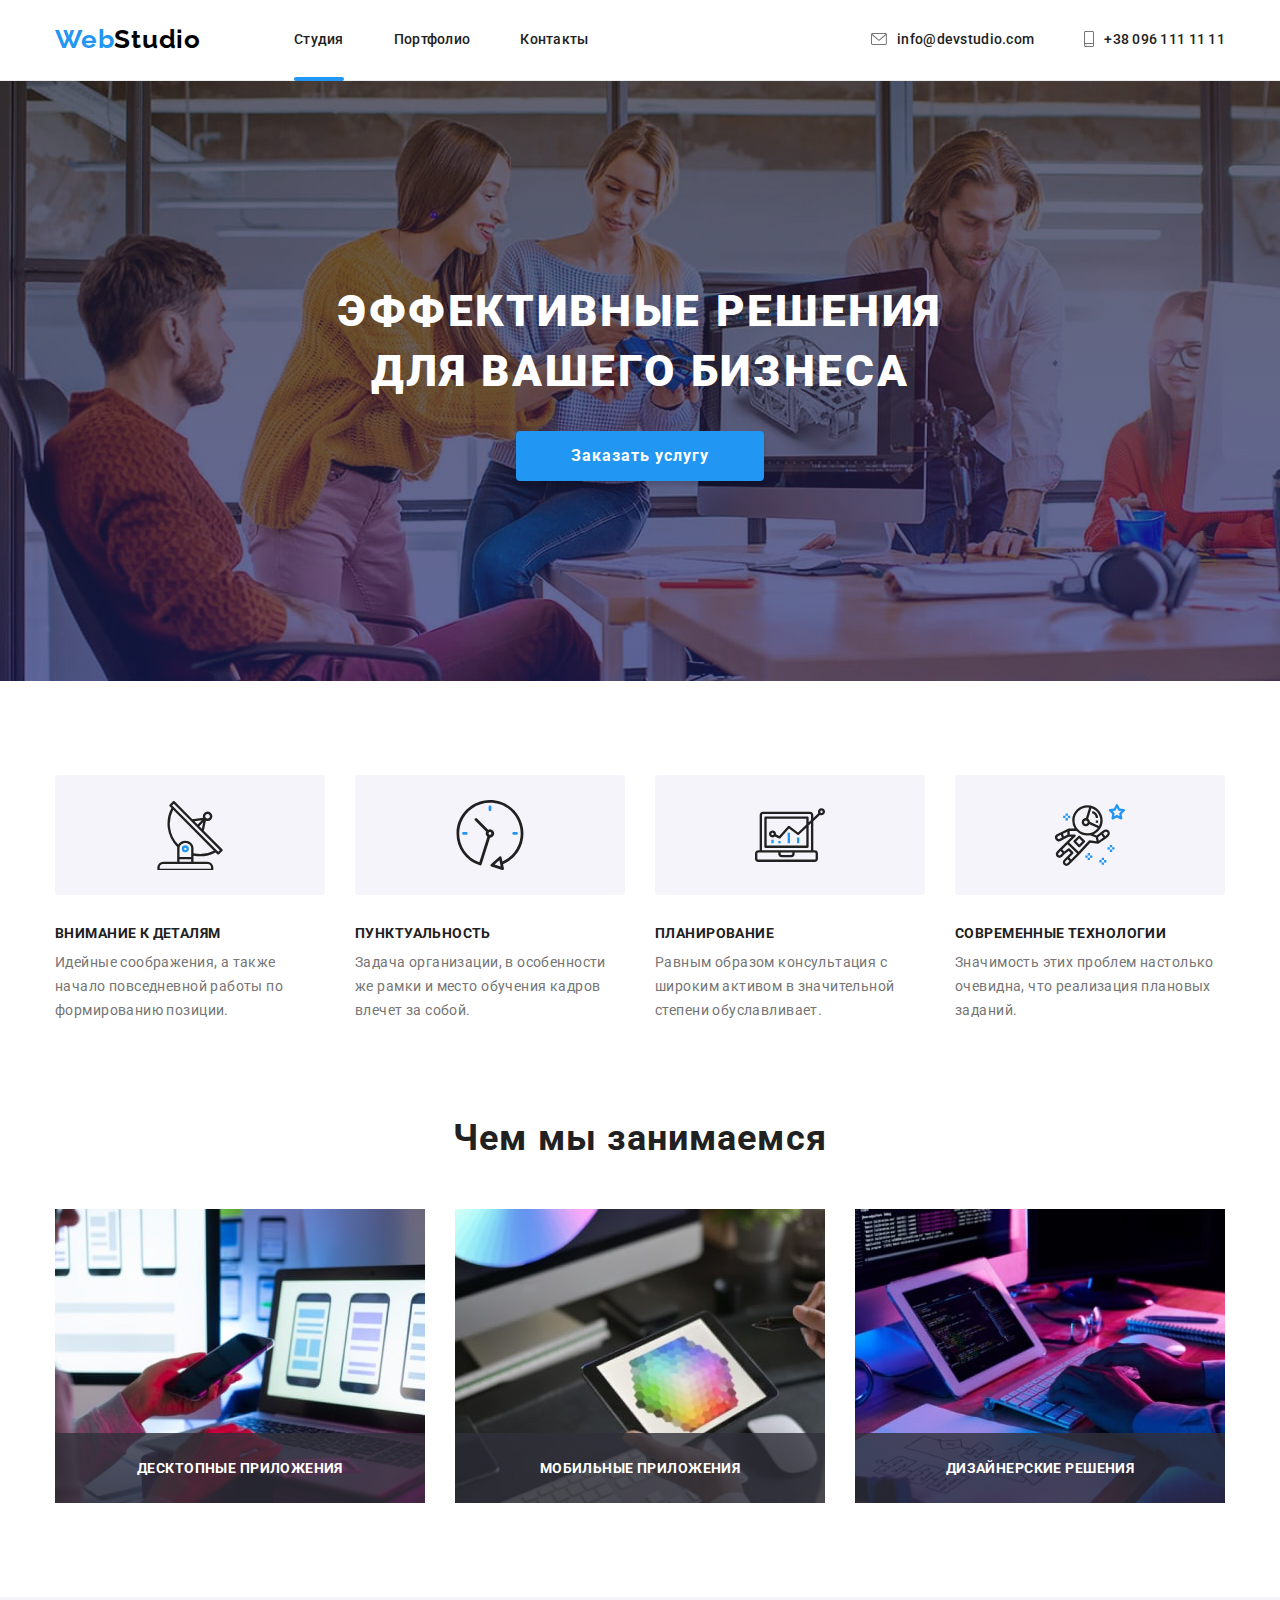
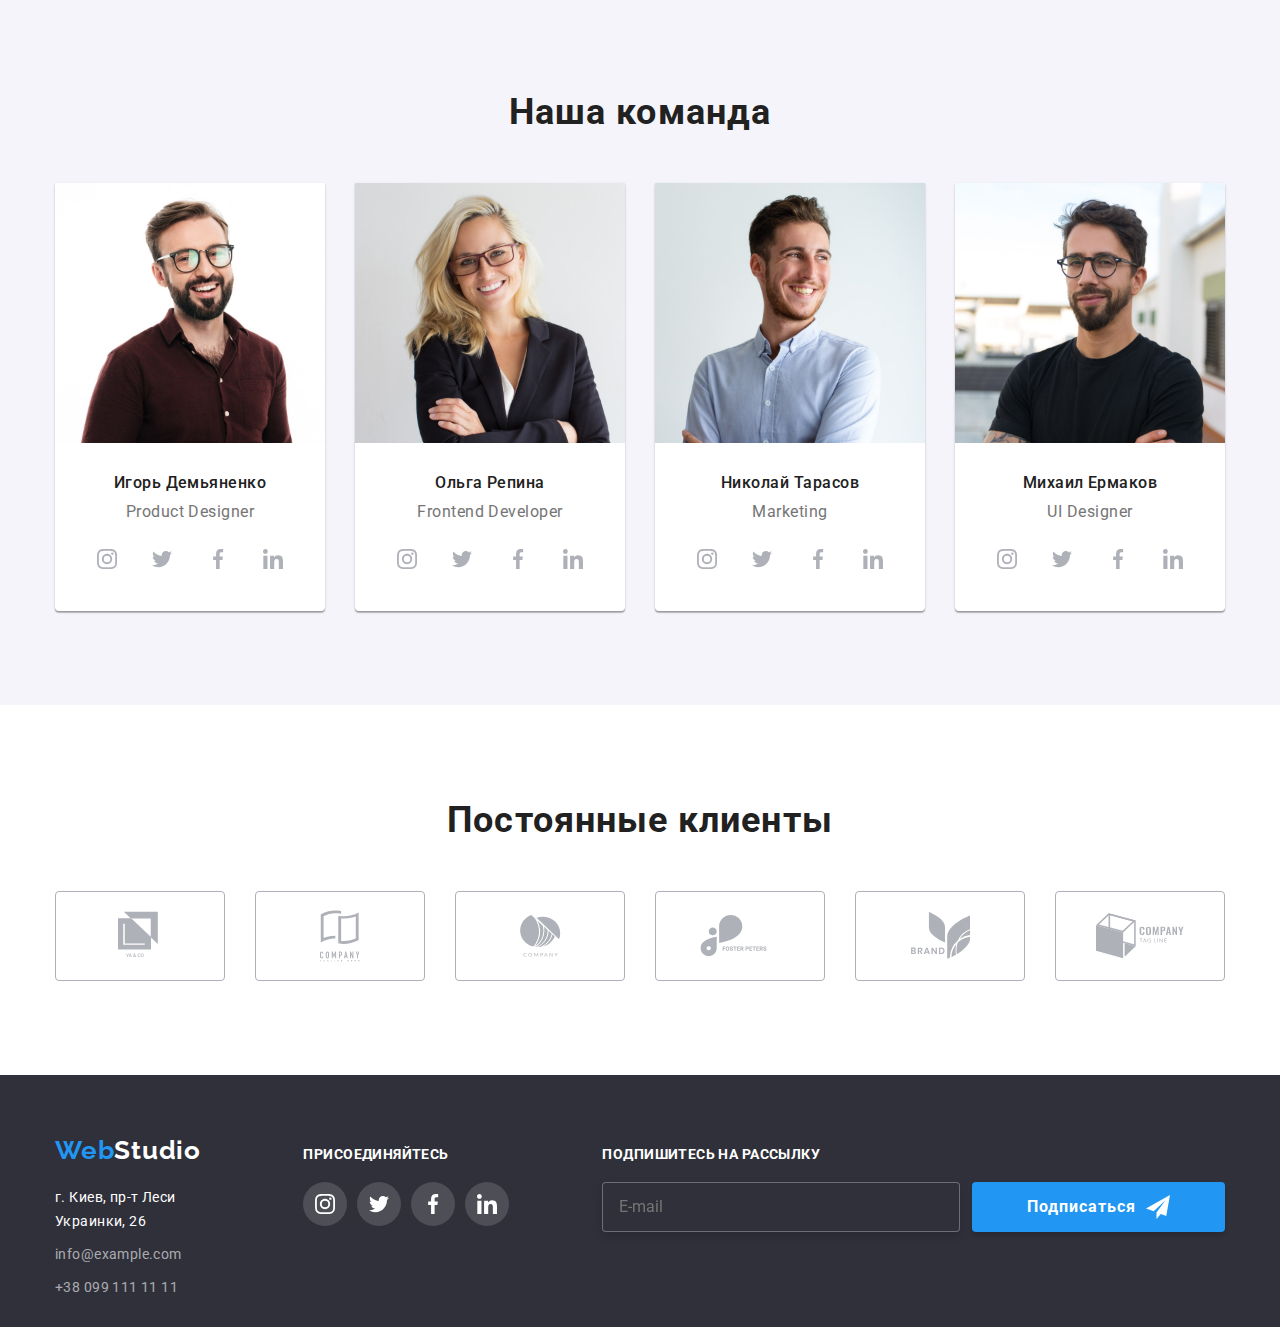
<file: index.html>
<!DOCTYPE html>
<html lang="ru">
<head>
    <meta charset="UTF-8">
    <meta name="viewport" content="width=device-width, initial-scale=1.0">
    <title lang="en">WebStudio</title>
    <link rel="stylesheet" href="https://cdnjs.cloudflare.com/ajax/libs/modern-normalize/1.0.0/modern-normalize.css">
    <link rel="stylesheet" href="https://fonts.googleapis.com/css2?family=Raleway:wght@700&family=Roboto:wght@400;500;700;900&display=swap">
    <link rel="stylesheet" href="./css/main.min.css">
</head>
<body>
    <header class="header">
        <div class="container">
            <nav class="navigation">
                <a class="logo" href="./index.html" aria-label="логотип вебстудио" lang="en"><span class="logo-blue">Web</span>Studio</a>
                <ul class="navigation-list">
                    <li class="navigation-list-item">
                        <a class="navigation-list-link selected" href="">Студия</a>
                    </li>
                    <li class="navigation-list-item">
                        <a class="navigation-list-link" href="./portfolio.html">Портфолио</a>
                    </li>
                    <li class="navigation-list-item">
                        <a class="navigation-list-link" href="">Контакты</a>
                    </li>
                </ul>
            </nav>
            <address class="address">
                <ul class="navigation-list">
                    <li class="address-item">
                        <a class="address-link" href="mailto:info@devstudio.com">
                            <svg class="address-svg mail">
                                <use href="./images/sprite.svg#icon-mail"></use>
                            </svg>
                            info@devstudio.com
                        </a>
                    </li>
                    <li class="address-item">
                        <a class="address-link" href="tel:+380961111111">
                            <svg class="address-svg smartphone">
                                <use href="./images/sprite.svg#icon-smartphone"></use>
                            </svg>
                            +38 096 111 11 11
                        </a>
                    </li>
                </ul>
            </address>
        </div>
    </header>
    <main>
        <section class="hero">
            <div class="container">
                <h1 class="hero-title">Эффективные решения для вашего бизнеса</h1>
                <button type="button" class="modal-form-button" data-modal-open>Заказать услугу</button>
            </div>
        </section>    
        <section class="underhero">
            <div class="container">
                <ul class="underhero-list">
                    <li class="underhero-list-item">
                            <div class="underhero-list-picture">
                                <svg class="underhero-list-svg">
                                    <use href="./images/sprite.svg#icon-antenna"></use>
                                </svg>
                            </div>
                        <h3 class="underhero-list-subtitle">Внимание к деталям</h3>
                        <span class="underhero-list-text">Идейные соображения, а также начало повседневной работы по формированию позиции.</span>
                    </li>
                    <li class="underhero-list-item">
                            <div class="underhero-list-picture">
                                <svg class="underhero-list-svg">
                                    <use href="./images/sprite.svg#icon-clock"></use>
                                </svg>
                            </div>
                        <h3 class="underhero-list-subtitle">Пунктуальность</h3>
                        <span class="underhero-list-text">Задача организации, в особенности же рамки и место обучения кадров влечет за собой.</span>
                    </li>
                    <li class="underhero-list-item">
                            <div class="underhero-list-picture">
                                <svg class="underhero-list-svg">
                                    <use href="./images/sprite.svg#icon-diagram"></use>
                                </svg>
                            </div>
                        <h3 class="underhero-list-subtitle">Планирование</h3>
                        <span class="underhero-list-text">Равным образом консультация с широким активом в значительной степени обуславливает.</span>
                    </li>
                    <li class="underhero-list-item">
                            <div class="underhero-list-picture">
                                <svg class="underhero-list-svg">
                                    <use href="./images/sprite.svg#icon-astronaut"></use>
                                </svg>
                            </div>
                        <h3 class="underhero-list-subtitle">Современные технологии</h3>
                        <span class="underhero-list-text">Значимость этих проблем настолько очевидна, что реализация плановых заданий.</span>
                    </li>
                </ul>
            </div>
        </section>
        <section class="activity">
            <div class="container">
                <h2 class="subtitle">Чем мы занимаемся</h2>
                <ul class="activity-list">
                    <li class="activity-list-item">
                        <img class="activity-list-img" src="./images/img01.jpg" alt="определение наилучшего расположения форм на экране телефона" width="370" height="294">
                        <div class="activity-list-overlay">
                            <p class="activity-list-text">Десктопные приложения</p>
                        </div>
                    </li>
                    <li class="activity-list-item">
                        <img class="activity-list-img" src="./images/img02.jpg" alt="выбор оттенка цвета" width="370" height="294">
                        <div class="activity-list-overlay">
                            <p class="activity-list-text">Мобильные приложения</p>
                        </div>
                    </li>
                    <li class="activity-list-item">
                        <img class="activity-list-img" src="./images/img00.jpg" alt="набор текста" width="370" height="294">
                        <div class="activity-list-overlay">
                            <p class="activity-list-text">Дизайнерские решения</p>
                        </div>
                    </li>
                </ul>
            </div>
        </section>
        <section class="command">
            <div class="container">
                <h2 class="subtitle">Наша команда</h2>
                <ul class="command-list">
                    <li class="command-list-item">
                        <img class="command-list-img" src="./images/img11.jpg" alt="Игорь Демьяненко дизайнер продуктов" width="810" height="780">
                        <div class="command-list-description">
                            <h3 class="command-list-name">Игорь Демьяненко</h3>
                            <p class="command-list-text" lang="en">Product Designer</p>
                            <ul class="social-list">
                                <li class="social-list-item">
                                    <a class="social-list-link" href="">
                                        <svg class="social-list-svg">
                                            <use href="./images/sprite.svg#icon-instagram"></use>
                                        </svg>
                                    </a>
                                </li>
                                <li class="social-list-item">
                                    <a class="social-list-link" href="">
                                        <svg class="social-list-svg">
                                            <use href="./images/sprite.svg#icon-twitter"></use>
                                        </svg>
                                    </a>
                                </li>
                                <li class="social-list-item">
                                    <a class="social-list-link" href="">
                                        <svg class="social-list-svg">
                                            <use href="./images/sprite.svg#icon-facebook"></use>
                                        </svg>
                                    </a>
                                </li>
                                <li class="social-list-item">
                                    <a class="social-list-link" href="">
                                        <svg class="social-list-svg">
                                            <use href="./images/sprite.svg#icon-linkedin"></use>
                                        </svg>
                                    </a>
                                </li>
                            </ul>
                        </div>
                    </li>
                    <li class="command-list-item">
                        <img class="command-list-img" src="./images/img12.jpg" alt="Ольга Репина фронтенд разработчик" width="810" height="780">
                        <div class="command-list-description">
                            <h3 class="command-list-name">Ольга Репина</h3>
                            <p class="command-list-text" lang="en">Frontend Developer</p>
                            <ul class="social-list">
                                <li class="social-list-item">
                                    <a class="social-list-link" href="">
                                        <svg class="social-list-svg">
                                            <use href="./images/sprite.svg#icon-instagram"></use>
                                        </svg>
                                    </a>
                                </li>
                                <li class="social-list-item">
                                    <a class="social-list-link" href="">
                                        <svg class="social-list-svg">
                                            <use href="./images/sprite.svg#icon-twitter"></use>
                                        </svg>
                                    </a>
                                </li>
                                <li class="social-list-item">
                                    <a class="social-list-link" href="">
                                        <svg class="social-list-svg">
                                            <use href="./images/sprite.svg#icon-facebook"></use>
                                        </svg>
                                    </a>
                                </li>
                                <li class="social-list-item">
                                    <a class="social-list-link" href="">
                                        <svg class="social-list-svg">
                                            <use href="./images/sprite.svg#icon-linkedin"></use>
                                        </svg>
                                    </a>
                                </li>
                            </ul>
                        </div>
                    </li>
                    <li class="command-list-item">
                        <img class="command-list-img" src="./images/img13.jpg" alt="Николай Тарасов маркетолог" width="810" height="780">
                        <div class="command-list-description">
                            <h3 class="command-list-name">Николай Тарасов</h3>
                            <p class="command-list-text" lang="en">Marketing</p>
                            <ul class="social-list">
                                <li class="social-list-item">
                                    <a class="social-list-link" href="">
                                        <svg class="social-list-svg">
                                            <use href="./images/sprite.svg#icon-instagram"></use>
                                        </svg>
                                    </a>
                                </li>
                                <li class="social-list-item">
                                    <a class="social-list-link" href="">
                                        <svg class="social-list-svg">
                                            <use href="./images/sprite.svg#icon-twitter"></use>
                                        </svg>
                                    </a>
                                </li>
                                <li class="social-list-item">
                                    <a class="social-list-link" href="">
                                        <svg class="social-list-svg">
                                            <use href="./images/sprite.svg#icon-facebook"></use>
                                        </svg>
                                    </a>
                                </li>
                                <li class="social-list-item">
                                    <a class="social-list-link" href="">
                                        <svg class="social-list-svg">
                                            <use href="./images/sprite.svg#icon-linkedin"></use>
                                        </svg>
                                    </a>
                                </li>
                            </ul>
                        </div>
                    </li>
                    <li class="command-list-item">
                        <img class="command-list-img" src="./images/img14.jpg" alt="Михаил Ермаков дизайнер интерфейсов" width="810" height="780">
                        <div class="command-list-description">
                            <h3 class="command-list-name">Михаил Ермаков</h3>
                            <p class="command-list-text" lang="en">UI Designer</p>
                            <ul class="social-list">
                                <li class="social-list-item">
                                    <a class="social-list-link" href="">
                                        <svg class="social-list-svg">
                                            <use href="./images/sprite.svg#icon-instagram"></use>
                                        </svg>
                                    </a>
                                </li>
                                <li class="social-list-item">
                                    <a class="social-list-link" href="">
                                        <svg class="social-list-svg">
                                            <use href="./images/sprite.svg#icon-twitter"></use>
                                        </svg>
                                    </a>
                                </li>
                                <li class="social-list-item">
                                    <a class="social-list-link" href="">
                                        <svg class="social-list-svg">
                                            <use href="./images/sprite.svg#icon-facebook"></use>
                                        </svg>
                                    </a>
                                </li>
                                <li class="social-list-item">
                                    <a class="social-list-link" href="">
                                        <svg class="social-list-svg">
                                            <use href="./images/sprite.svg#icon-linkedin"></use>
                                        </svg>
                                    </a>
                                </li>
                            </ul>
                        </div>
                    </li>
                </ul>
            </div>
        </section>
        <section class="clients">
            <div class="container">
                <h2 class="subtitle">Постоянные клиенты</h2>
                <ul class="clients-list">
                    <li class="clients-list-item">
                        <a href="" class="clients-list-link">
                            <svg class="clients-list-svg ya">
                                <use href="./images/sprite.svg#icon-ya"></use>
                            </svg>
                        </a>
                    </li>
                    <li class="clients-list-item">
                        <a href="" class="clients-list-link">
                            <svg class="clients-list-svg tagline">
                                <use href="./images/sprite.svg#icon-tagline"></use>
                            </svg>
                        </a>
                    </li>
                    <li class="clients-list-item">
                        <a href="" class="clients-list-link">
                            <svg class="clients-list-svg company">
                                <use href="./images/sprite.svg#icon-company"></use>
                            </svg>
                        </a>
                    </li>
                    <li class="clients-list-item">
                        <a href="" class="clients-list-link">
                            <svg class="clients-list-svg foster_peters">
                                <use href="./images/sprite.svg#icon-foster_peters"></use>
                            </svg>
                        </a>
                    </li>
                    <li class="clients-list-item">
                        <a href="" class="clients-list-link">
                            <svg class="clients-list-svg brand">
                                <use href="./images/sprite.svg#icon-brand"></use>
                            </svg>
                        </a>
                    </li>
                    <li class="clients-list-item">
                        <a href="" class="clients-list-link">
                            <svg class="clients-list-svg tag_line">
                                <use href="./images/sprite.svg#icon-tag_line"></use>
                            </svg>
                        </a>
                    </li>
                </ul>
            </div>
        </section>
    </main>
    <footer class="footer">
        <div class="container">
            <div class="footer-two">
                <div class="footer-left">
                    <p class="footer-title" lang="en"><span class="logo-blue">Web</span>Studio</p>
                        <div class="footer-description">
                            <p class="footer-text">г. Киев, пр-т Леси Украинки, 26</p>
                            <a class="footer-contacts" lang="en" href="">info@example.com</a>
                            <a class="footer-contacts" href="">+38 099 111 11 11</a>
                        </div>
                </div>
                <div class="footer-right">
                    <p class="footer-right-title">ПРИСОЕДИНЯЙТЕСЬ</p>
                    <ul class="social-list-footer">
                        <li class="social-list-item">
                            <a class="social-list-link-footer" href="">
                                <svg class="social-list-svg-footer">
                                    <use href="./images/sprite.svg#icon-instagram"></use>
                                </svg>
                            </a>
                        </li>
                        <li class="social-list-item">
                            <a class="social-list-link-footer" href="">
                                <svg class="social-list-svg-footer">
                                    <use href="./images/sprite.svg#icon-twitter"></use>
                                </svg>
                            </a>
                        </li>
                        <li class="social-list-item">
                            <a class="social-list-link-footer" href="">
                                <svg class="social-list-svg-footer">
                                    <use href="./images/sprite.svg#icon-facebook"></use>
                                </svg>
                            </a>
                        </li>
                        <li class="social-list-item">
                            <a class="social-list-link-footer" href="">
                                <svg class="social-list-svg-footer">
                                    <use href="./images/sprite.svg#icon-linkedin"></use>
                                </svg>
                            </a>
                        </li>
                    </ul>
                </div>
                <form class="footer-three">
                    <p class="footer-right-title">Подпишитесь на рассылку</p>
                    <div class="footer-three-div">
                        <input type="email" name="subscriber-email" class="footer-three-input" placeholder="E-mail">
                        <button type="submit" class="modal-form-button-footer">Подписаться
                            <svg class="footer-three-svg">
                                <use href="./images/sprite.svg#icon-telegram"></use>
                            </svg>
                        </button>
                    </div>                                        
                </form>
            </div>
        </div>
    </footer>

    <div class="modal-background is-hidden" data-modal>
        <div class="modal-box">
            <div class="modal">
                <button type="button" class="modal-button-close" data-modal-close>
                    <svg class="modal-svg">
                        <use href="./images/sprite.svg#icon-close"></use>
                    </svg>
                </button>
                <form action="#" class="modal-form">
                    <p class="modal-form-title">Оставьте свои данные, мы вам перезвоним</p>
                    <label class="modal-form-label">
                        <span class="modal-form-text">Имя</span>
                        <span class="modal-form-label-wrapper">
                            <input type="text" name="user-name" class="modal-form-input" required>
                            <svg width=18px height=18px class="modal-form-svg">
                                <use href="./images/sprite.svg#icon-modal-name"></use>
                            </svg>
                        </span>                        
                    </label>
                    <label class="modal-form-label">
                        <span class="modal-form-text">Телефон</span>
                        <span class="modal-form-label-wrapper">
                            <input type="tel" name="user-tel" class="modal-form-input" required>
                            <svg width=18px height=18px class="modal-form-svg">
                                <use href="./images/sprite.svg#icon-modal-tel"></use>
                            </svg>
                        </span>                        
                    </label>
                    <label class="modal-form-label">
                        <span class="modal-form-text">Почта</span>
                        <span class="modal-form-label-wrapper">
                            <input type="email" name="user-email" class="modal-form-input" required>
                            <svg width=18px height=18px class="modal-form-svg">
                                <use href="./images/sprite.svg#icon-modal-email"></use>
                            </svg>
                        </span>                        
                    </label>                    
                    <label class="modal-form-textarea-label" for="modal-textarea">
                        <span class="modal-form-text">Комментарий</span>                        
                    </label>
                    <textarea name="user-message" id="modal-textarea" cols="30" rows="10" class="modal-form-textarea" placeholder="Введите текст"></textarea>                    
                    <input type="checkbox" name="user-agreement" value="agree" id="checkbox-agreement" class="modal-form-checkbox visually-hidden">
                    <label for="checkbox-agreement" class="modal-form-checkbox-label">Соглашаюсь с рассылкой и принимаю <a class="agree-link" href="#">Условия договора</a></label>
                    <button type="submit" class="modal-form-button">Отправить</button>
                </form>
            </div>
        </div>
    </div>

    <script src="./js/modal.js"></script>
</body>
</html>
</file>
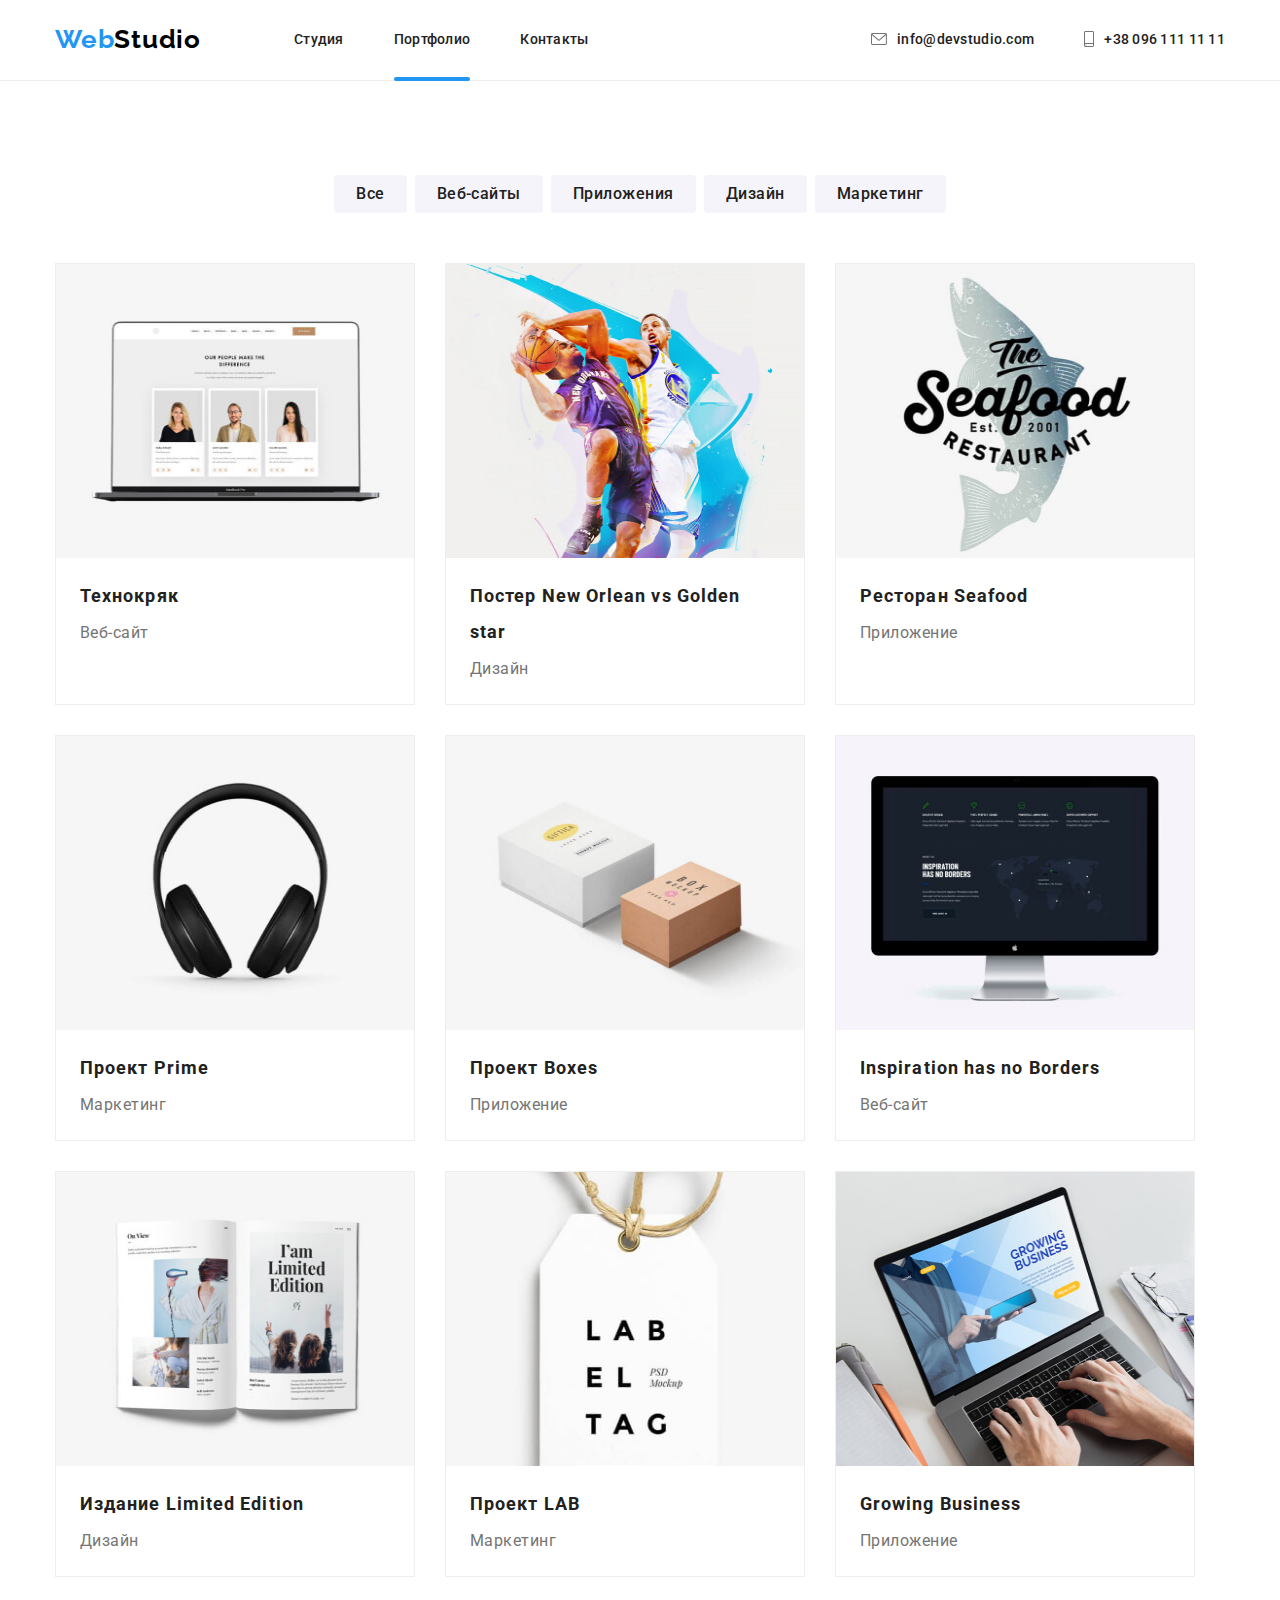
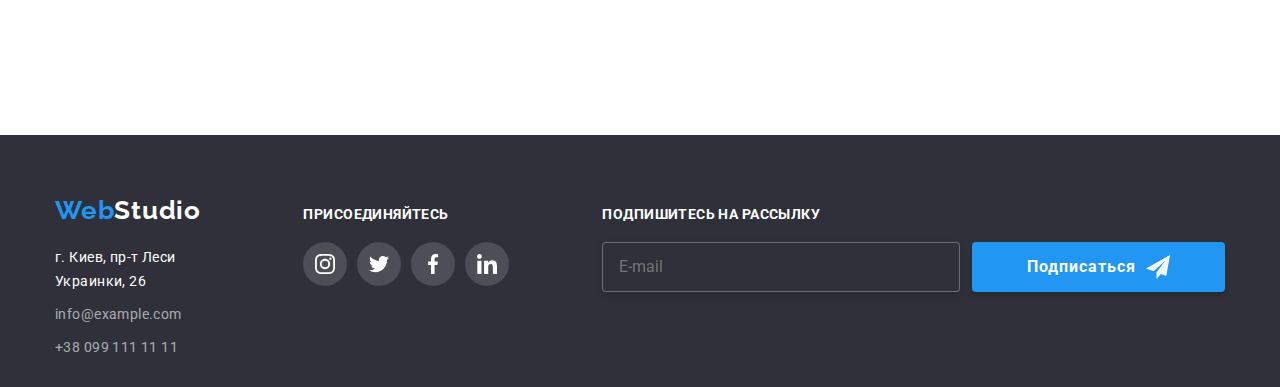
<file: portfolio.html>
<!DOCTYPE html>
<html lang="ru">
<head>
    <meta charset="UTF-8">
    <meta name="viewport" content="width=device-width, initial-scale=1.0">
    <title lang="en">Portfolio</title>
    <link rel="stylesheet" href="https://cdnjs.cloudflare.com/ajax/libs/modern-normalize/1.0.0/modern-normalize.css">
    <link rel="stylesheet" href="https://fonts.googleapis.com/css2?family=Raleway:wght@700&family=Roboto:wght@400;500;700&display=swap">
    <link rel="stylesheet" href="./css/portfolio.min.css">
</head>
<body>
    <header class="header">
        <div class="container">
            <nav class="navigation">
                <a class="logo" href="./index.html" aria-label="логотип вебстудио" lang="en"><span class="logo-blue">Web</span>Studio</a>
                <ul class="navigation-list">
                    <li class="navigation-list-item">
                        <a class="navigation-list-link" href="./index.html">Студия</a>
                    </li>
                    <li class="navigation-list-item">
                        <a class="navigation-list-link selected" href="">Портфолио</a>
                    </li>
                    <li class="navigation-list-item">
                        <a class="navigation-list-link" href="">Контакты</a>
                    </li>
                </ul>
            </nav>
            <address class="address">
                <ul class="navigation-list">
                    <li class="address-item">
                        <a class="address-link" href="mailto:info@devstudio.com">
                            <svg class="address-svg mail">
                                <use href="./images/sprite.svg#icon-mail"></use>
                            </svg>
                            info@devstudio.com
                        </a>
                    </li>
                    <li class="address-item">
                        <a class="address-link" href="tel:+380961111111">
                            <svg class="address-svg smartphone">
                                <use href="./images/sprite.svg#icon-smartphone"></use>
                            </svg>
                            +38 096 111 11 11
                        </a>
                    </li>
                </ul>
            </address>
        </div>
    </header>
    <main>
        <section class="portfolio">
            <div class="container">
                <div class="nav-projects">
                    <ul class="nav-list">
                        <li class="nav-list-item">
                            <button class="nav-list-button" type="button">Все</button>
                        </li>
                        <li class="nav-list-item">
                            <button class="nav-list-button" type="button">Веб-сайты</button>
                        </li>
                        <li class="nav-list-item">
                            <button class="nav-list-button" type="button">Приложения</button>
                        </li>
                        <li class="nav-list-item">
                            <button class="nav-list-button" type="button">Дизайн</button>
                        </li>
                        <li class="nav-list-item">
                            <button class="nav-list-button" type="button">Маркетинг</button>
                        </li>
                    </ul>
                </div>

                <div class="projects">
                    <h1 class="visually-hidden">Проекты</h1>
                    <ul class="projects-list">
                        <li class="projects-list-item">
                            <div class="projects-overlay-list">
                                <img class="projects-list-img" src="./images/portfolio/img1.jpg" alt="Ноутбук с фотографиями" width="370" height="294">
                                <div class="projects-overlay">
                                <p class="projects-overlay-text">Технокряк это современная площадка распространения коронавируса. Компании используют эту платформу для цифрового шпионажа и атак на защищённые сервера конкурентов.</p>
                                </div>
                            </div>
                            <div class="projects-list-description">
                                <h2 class="projects-list-title">Технокряк</h2>
                                <p class="projects-list-text">Веб-сайт</p>
                            </div>                        
                        </li>
                        <li class="projects-list-item">
                            <div class="projects-overlay-list">
                                <img class="projects-list-img" src="./images/portfolio/img2.jpg" alt="Постер с баскетболистами" width="370" height="294">
                                <div class="projects-overlay">
                                    <p class="projects-overlay-text">two</p>
                                </div>                            
                            </div>
                            <div class="projects-list-description">
                                <h2 class="projects-list-title">Постер <span lang="en">New Orlean vs Golden star</span></h2>
                                <p class="projects-list-text">Дизайн</p>
                            </div>
                        </li>
                        <li class="projects-list-item">
                            <div class="projects-overlay-list">
                                <img class="projects-list-img" src="./images/portfolio/img3.jpg" alt="Эмблема ресторана" width="370" height="294">
                                <div class="projects-overlay">
                                    <p class="projects-overlay-text">three</p>
                                </div>
                            </div>
                            <div class="projects-list-description">
                                <h2 class="projects-list-title">Ресторан <span lang="en">Seafood</span></h2>
                                <p class="projects-list-text">Приложение</p>
                            </div>
                        </li>
                        <li class="projects-list-item">
                            <div class="projects-overlay-list">
                                <img class="projects-list-img" src="./images/portfolio/img4.jpg" alt="Наушники" width="370" height="294">
                                <div class="projects-overlay">
                                    <p class="projects-overlay-text">four</p>
                                </div>
                            </div>
                            <div class="projects-list-description">
                                <h2 class="projects-list-title">Проект <span lang="en">Prime</span></h2>
                                <p class="projects-list-text">Маркетинг</p>
                            </div>
                        </li>
                        <li class="projects-list-item">
                            <div class="projects-overlay-list">
                                <img class="projects-list-img" src="./images/portfolio/img5.jpg" alt="Две коробочки" width="370" height="294">
                                <div class="projects-overlay">
                                    <p class="projects-overlay-text">five</p>
                                </div>
                            </div>
                            <div class="projects-list-description">
                                <h2 class="projects-list-title">Проект <span lang="en">Boxes</span></h2>
                                <p class="projects-list-text">Приложение</p>
                            </div>
                        </li>
                        <li class="projects-list-item">
                            <div class="projects-overlay-list">
                                <img class="projects-list-img" src="./images/portfolio/img6.jpg" alt="Экран с текстом" width="370" height="294">
                                <div class="projects-overlay">
                                    <p class="projects-overlay-text">six</p>
                                </div>
                            </div>
                            <div class="projects-list-description">
                                <h2 class="projects-list-title" lang="en">Inspiration has no Borders</h2>
                                <p class="projects-list-text">Веб-сайт</p>
                            </div>
                        </li>
                        <li class="projects-list-item">
                            <div class="projects-overlay-list">
                                <img class="projects-list-img" src="./images/portfolio/img7.jpg" alt="Разворот издания" width="370" height="294">
                                <div class="projects-overlay">
                                    <p class="projects-overlay-text">seven</p>
                                </div>
                            </div>
                            <div class="projects-list-description">
                                <h2 class="projects-list-title">Издание <span lang="en">Limited Edition</span></h2>
                                <p class="projects-list-text">Дизайн</p>
                            </div>
                        </li>
                        <li class="projects-list-item">
                            <div class="projects-overlay-list">
                                <img class="projects-list-img" src="./images/portfolio/img8.jpg" alt="Бирка с надписью" width="370" height="294">
                                <div class="projects-overlay">
                                    <p class="projects-overlay-text">eight</p>
                                </div>
                            </div>
                            <div class="projects-list-description">
                                <h2 class="projects-list-title">Проект <span lang="en">LAB</span></h2>
                                <p class="projects-list-text">Маркетинг</p>
                            </div>
                        </li>
                        <li class="projects-list-item">
                            <div class="projects-overlay-list">
                                <img class="projects-list-img" src="./images/portfolio/img9.jpg" alt="Открытое приложение на ноутбуке" width="370" height="294">
                                <div class="projects-overlay">
                                    <p class="projects-overlay-text">nine</p>
                                </div>
                            </div>
                            <div class="projects-list-description">
                                <h2 class="projects-list-title" lang="en">Growing Business</h2>
                                <p class="projects-list-text">Приложение</p>
                            </div>
                        </li>
                    </ul>
                </div>
            </div>
        </section>
    </main>
    <footer class="footer">
        <div class="container">
            <div class="footer-two">
                <div class="footer-left">
                    <p class="footer-title" lang="en"><span class="logo-blue">Web</span>Studio</p>
                        <div class="footer-description">
                            <p class="footer-text">г. Киев, пр-т Леси Украинки, 26</p>
                            <a class="footer-contacts" lang="en" href="">info@example.com</a>
                            <a class="footer-contacts" href="">+38 099 111 11 11</a>
                        </div>
                </div>
                <div class="footer-right">
                    <p class="footer-right-title">ПРИСОЕДИНЯЙТЕСЬ</p>
                    <ul class="social-list-footer">
                        <li class="social-list-item">
                            <a class="social-list-link-footer" href="">
                                <svg class="social-list-svg-footer">
                                    <use href="./images/sprite.svg#icon-instagram"></use>
                                </svg>
                            </a>
                        </li>
                        <li class="social-list-item">
                            <a class="social-list-link-footer" href="">
                                <svg class="social-list-svg-footer">
                                    <use href="./images/sprite.svg#icon-twitter"></use>
                                </svg>
                            </a>
                        </li>
                        <li class="social-list-item">
                            <a class="social-list-link-footer" href="">
                                <svg class="social-list-svg-footer">
                                    <use href="./images/sprite.svg#icon-facebook"></use>
                                </svg>
                            </a>
                        </li>
                        <li class="social-list-item">
                            <a class="social-list-link-footer" href="">
                                <svg class="social-list-svg-footer">
                                    <use href="./images/sprite.svg#icon-linkedin"></use>
                                </svg>
                            </a>
                        </li>
                    </ul>
                </div>
                <form class="footer-three">
                    <p class="footer-right-title">Подпишитесь на рассылку</p>
                    <div class="footer-three-div">
                        <input type="email" name="subscriber-email" class="footer-three-input" placeholder="E-mail">
                        <button type="submit" class="modal-form-button-footer">Подписаться
                            <svg class="footer-three-svg">
                                <use href="./images/sprite.svg#icon-telegram"></use>
                            </svg>
                        </button>
                    </div>                                        
                </form>
            </div>
        </div>
    </footer>
</body>
</html>
</file>
<file: css/main.min.css>
.visually-hidden{position:absolute !important;clip:rect(1px 1px 1px 1px);clip:rect(1px, 1px, 1px, 1px);padding:0 !important;border:0 !important;height:1px !important;width:1px !important;overflow:hidden}*,*::before,*::after{margin:0;padding:0}body{font-family:"Roboto",sans-serif;font-style:normal}ul{list-style:none}a{text-decoration:none}.address{font-style:normal}img{display:block}.container{width:1200px;padding:0 15px;margin:0 auto}.header .container{display:flex;align-items:center}.logo{font-family:"Raleway",sans-serif;font-weight:700;font-size:26px;line-height:1.192;margin-right:93px;letter-spacing:0.03em;color:#000}.logo-blue{color:#2196F3}.modal-form-button,.modal-form-button-footer{font-family:"Roboto",sans-serif;font-style:normal;font-weight:700;font-size:16px;line-height:1.875;letter-spacing:0.06em;padding:10px 55px;min-width:200px;height:50px;background:#2196F3;box-shadow:0px 4px 4px rgba(0,0,0,0.15);border-radius:4px;border-style:none;cursor:pointer;color:#fff;transition:all 250ms cubic-bezier(0.4, 0, 0.2, 1)}.modal-form-button-footer{display:flex;justify-content:center;align-items:center;margin-left:12px}.subtitle{font-weight:700;font-size:36px;line-height:1.167;text-align:center;letter-spacing:0.03em;color:#212121;margin-bottom:50px}.modal-background{position:fixed;top:0;left:0;width:100%;height:100%;overflow-y:auto;background:rgba(0,0,0,0.2);transition:all 250ms cubic-bezier(0.4, 0, 0.2, 1)}.modal-background.is-hidden{opacity:0;visibility:hidden;pointer-events:none;transition:all 250ms cubic-bezier(0.4, 0, 0.2, 1) 250ms}.modal{position:relative;width:528px;height:581px;border-radius:4px;transform:scale(1);background-color:#fff;transition:all 250ms cubic-bezier(0.4, 0, 0.2, 1) 250ms;padding:40px}.modal-box{display:flex;justify-content:center;align-items:center;min-height:100%;padding:15px}.modal-button-close{position:absolute;top:8px;right:8px;width:30px;height:30px;background-color:#fff;border:1px solid rgba(0,0,0,0.1);border-radius:50%;box-sizing:border-box;cursor:pointer}.modal-svg{width:30px;height:30px}.modal-background.is-hidden .modal{transform:translate(-50%, -50%) scale(0);transition:all 250ms cubic-bezier(0.4, 0, 0.2, 1) 0ms}.modal-form{display:flex;flex-direction:column}.modal-form-title{font-weight:700;font-size:20px;line-height:1.15;text-align:center;letter-spacing:0.03em;color:#212121;margin-bottom:12px}.modal-form-text{font-weight:400;font-size:12px;line-height:1.167px;letter-spacing:0.01em;color:#757575}.modal-form-label{margin-bottom:10px}.modal-form-label-wrapper{display:block;position:relative;margin-top:4px}.modal-form-input{display:block;width:100%;height:40px;border:1px solid rgba(33,33,33,0.2);border-radius:4px;padding-left:42px;cursor:pointer;transition:all 250ms cubic-bezier(0.4, 0, 0.2, 1)}.modal-form-textarea{height:120px;border:1px solid rgba(33,33,33,0.2);border-radius:4px;resize:none;margin-bottom:20px;padding:12px 16px;transition:all 250ms cubic-bezier(0.4, 0, 0.2, 1)}.modal-form-textarea-label{margin-bottom:4px}.modal-form-textarea::placeholder{font-weight:400;font-size:14px;line-height:1.143;letter-spacing:0.01em;color:rgba(117,117,117,0.5)}.modal-form-input:focus,.modal-form-textarea:focus{outline:none;border:1px solid #2196F3}.modal-form-svg{position:absolute;top:50%;left:12px;transform:translateY(-50%)}.modal-form-input:focus+.modal-form-svg{fill:#2196F3}.modal-form-checkbox-label{margin-bottom:30px;font-weight:400;font-size:14px;line-height:24px;letter-spacing:0.03em;color:#757575}.modal-form-checkbox-label::before{display:inline-block;content:"";width:16px;height:15px;background-image:url(../images/quadrate.svg);margin-right:8px;transition:all 250ms cubic-bezier(0.4, 0, 0.2, 1)}.modal-form-checkbox:checked+.modal-form-checkbox-label::before{background-color:#2196F3;border-radius:2px;background-image:url(../images/tick.svg);background-repeat:no-repeat;background-position:50% 50%}.agree-link{color:#2196F3;text-decoration:underline}.social-list,.social-list-footer{display:flex;justify-content:space-between}.social-list-footer{width:206px;height:44px}.social-list-link,.social-list-link-footer{display:flex;align-items:center;justify-content:center;width:44px;height:44px;border-radius:50%;background-color:#fff}.social-list-link-footer{background-color:#e5e5e52a}.social-list-link:hover,.social-list-link-footer:hover{background-color:#2196F3}.social-list-svg,.social-list-svg-footer{width:20px;height:20px;fill:#AFB1B8;transition:fill 250ms cubic-bezier(0.4, 0, 0.2, 1)}.social-list-svg-footer{fill:#fff}.social-list-link:hover .social-list-svg,.social-list-link-footer:hover .social-list-svg,.social-list-link:hover .social-list-svg-footer,.social-list-link-footer:hover .social-list-svg-footer{fill:#fff}.header{padding:24px 0px 25px;border-bottom:1px solid #ECECEC}.header .address{margin-left:auto}.address-link{display:flex;align-items:center;justify-content:center;color:#757575}.address-svg{fill:#757575;margin-right:10px}.address-link:hover .address-svg{fill:#2196F3}.navigation{display:flex;align-items:center}.navigation-list{display:flex}.navigation-list-item{position:relative}.navigation-list-link.selected::after{content:"";width:100%;height:4px;background:#2196F3;border-radius:2px;position:absolute;left:0;bottom:-32px}.navigation-list-item:not(:last-child),.address-item:not(:last-child){margin-right:50px}.navigation-list-link,.address-link{font-weight:500;font-size:14px;line-height:1.143;letter-spacing:0.02em;color:#212121;transition:color 250ms cubic-bezier(0.4, 0, 0.2, 1)}.navigation-list-link:hover,.navigation-list-link:focus,.address-link:hover,.address-link:focus{color:#2196F3}.mail{width:16px;height:12px}.smartphone{width:10px;height:16px}.hero{padding-top:200px;padding-bottom:200px;text-align:center;background-image:linear-gradient(rgba(47,48,58,0.4), rgba(42,52,155,0.4)),url(../images/hero.jpg)}.hero-title{font-weight:900;font-size:44px;line-height:1.364;text-align:center;letter-spacing:0.06em;text-transform:uppercase;color:#fff;max-width:700px;margin-bottom:30px;margin-left:auto;margin-right:auto}.underhero{padding-top:94px;padding-bottom:94px}.underhero-list{display:flex}.underhero-list-svg{width:70px;height:70px}.underhero-list-picture{display:flex;align-items:center;justify-content:center;background:#F5F4FA;border-radius:4px;width:270px;height:120px;margin-bottom:30px}.underhero-list-subtitle{font-weight:700;font-size:14px;line-height:1.143;letter-spacing:0.03em;text-transform:uppercase;color:#212121;margin-bottom:10px}.underhero-list-text{font-weight:400;font-size:14px;line-height:1.714;letter-spacing:0.03em;color:#757575}.underhero-list-item:not(:last-child){margin-right:30px}.activity{padding-bottom:94px}.activity-list{display:flex}.activity-list-text{font-weight:700;font-size:14px;line-height:1.143;text-align:center;letter-spacing:0.03em;text-transform:uppercase;color:#fff}.activity-list-item{position:relative}.activity-list-item:not(:last-child){margin-right:30px}.activity-list-overlay{width:100%;background:rgba(47,48,58,0.8);padding-top:27px;padding-bottom:27px;position:absolute;bottom:0}.command{background:#F5F4FA;padding-top:94px;padding-bottom:94px}.command-list{display:flex}.command-list-name{font-weight:500;font-size:16px;line-height:1.1875;text-align:center;letter-spacing:0.03em;color:#212121;margin-bottom:10px}.command-list-text{font-weight:400;font-size:16px;line-height:1.1875;text-align:center;letter-spacing:0.03em;margin-bottom:16px;color:#757575}.command-list-item{background-color:#fff;box-shadow:0px 1px 3px rgba(0,0,0,0.12),0px 1px 1px rgba(0,0,0,0.14),0px 2px 1px rgba(0,0,0,0.2);border-radius:0px 0px 4px 4px}.command-list-item:not(:last-child){margin-right:30px}.command-list-img{width:270px;height:260px}.command-list-description{padding:30px}.clients{padding-top:94px;padding-bottom:94px}.clients-list{display:flex;justify-content:space-between}.clients-list-link{display:flex;align-items:center;justify-content:center;width:170px;height:90px;border:1px solid #AFB1B8;box-sizing:border-box;border-radius:4px}.clients-list-svg{fill:#AFB1B8;transition:fill 250ms cubic-bezier(0.4, 0, 0.2, 1)}.clients-list-link:hover .clients-list-svg{fill:#2196F3}.clients-list-link:hover{border:1px solid #2196F3}.ya{width:44px;height:50px}.tagline{width:40px;height:52px}.company{width:41px;height:42px}.foster_peters{width:80px;height:42px}.brand{width:59px;height:47px}.tag_line{width:88px;height:46px}.footer{height:252px;background:#2F303A;padding:60px 0px}.footer-two{display:flex;align-items:baseline}.footer-left{margin-right:70px}.footer-description{display:flex;flex-direction:column}.footer-title{font-family:"Raleway",sans-serif;font-weight:700;font-size:26px;line-height:1.192;letter-spacing:0.03em;color:#fff;margin-bottom:11px}.footer-text,.footer-contacts{font-weight:400;font-size:14px;line-height:1.714;letter-spacing:0.03em;color:rgba(255,255,255,0.6);margin-top:9px}.footer-text{color:#fff}.footer-right-title{font-weight:bold;font-size:14px;line-height:1.143;letter-spacing:0.03em;text-transform:uppercase;color:#fff;margin-bottom:20px}.footer-three{margin-left:93px}.footer-three-div{display:flex}.footer-three-input{width:358px;height:50px;border:1px solid rgba(255,255,255,0.3);filter:drop-shadow(0px 4px 4px rgba(0,0,0,0.15));border-radius:4px;background-color:#2F303A;padding:15px 16px;transition:all 250ms cubic-bezier(0.4, 0, 0.2, 1);color:#fff}.footer-three-input:focus{outline:none;border:1px solid #fff}.footer-three-svg{width:24px;height:24px;margin-left:10px;transition:all 250ms cubic-bezier(0.4, 0, 0.2, 1)}
/*# sourceMappingURL=main.min.css.map */
</file>
<file: css/portfolio.min.css>
.visually-hidden{position:absolute !important;clip:rect(1px 1px 1px 1px);clip:rect(1px, 1px, 1px, 1px);padding:0 !important;border:0 !important;height:1px !important;width:1px !important;overflow:hidden}*,*::before,*::after{margin:0;padding:0}body{font-family:"Roboto",sans-serif;font-style:normal}ul{list-style:none}a{text-decoration:none}.address{font-style:normal}img{display:block}.container{width:1200px;padding:0 15px;margin:0 auto}.header .container{display:flex;align-items:center}.logo{font-family:"Raleway",sans-serif;font-weight:700;font-size:26px;line-height:1.192;margin-right:93px;letter-spacing:0.03em;color:#000}.logo-blue{color:#2196F3}.modal-form-button,.modal-form-button-footer{font-family:"Roboto",sans-serif;font-style:normal;font-weight:700;font-size:16px;line-height:1.875;letter-spacing:0.06em;padding:10px 55px;min-width:200px;height:50px;background:#2196F3;box-shadow:0px 4px 4px rgba(0,0,0,0.15);border-radius:4px;border-style:none;cursor:pointer;color:#fff;transition:all 250ms cubic-bezier(0.4, 0, 0.2, 1)}.modal-form-button-footer{display:flex;justify-content:center;align-items:center;margin-left:12px}.social-list,.social-list-footer{display:flex;justify-content:space-between}.social-list-footer{width:206px;height:44px}.social-list-link,.social-list-link-footer{display:flex;align-items:center;justify-content:center;width:44px;height:44px;border-radius:50%;background-color:#fff}.social-list-link-footer{background-color:#e5e5e52a}.social-list-link:hover,.social-list-link-footer:hover{background-color:#2196F3}.social-list-svg,.social-list-svg-footer{width:20px;height:20px;fill:#AFB1B8;transition:fill 250ms cubic-bezier(0.4, 0, 0.2, 1)}.social-list-svg-footer{fill:#fff}.social-list-link:hover .social-list-svg,.social-list-link-footer:hover .social-list-svg,.social-list-link:hover .social-list-svg-footer,.social-list-link-footer:hover .social-list-svg-footer{fill:#fff}.header{padding:24px 0px 25px;border-bottom:1px solid #ECECEC}.header .address{margin-left:auto}.address-link{display:flex;align-items:center;justify-content:center;color:#757575}.address-svg{fill:#757575;margin-right:10px}.address-link:hover .address-svg{fill:#2196F3}.navigation{display:flex;align-items:center}.navigation-list{display:flex}.navigation-list-item{position:relative}.navigation-list-link.selected::after{content:"";width:100%;height:4px;background:#2196F3;border-radius:2px;position:absolute;left:0;bottom:-32px}.navigation-list-item:not(:last-child),.address-item:not(:last-child){margin-right:50px}.navigation-list-link,.address-link{font-weight:500;font-size:14px;line-height:1.143;letter-spacing:0.02em;color:#212121;transition:color 250ms cubic-bezier(0.4, 0, 0.2, 1)}.navigation-list-link:hover,.navigation-list-link:focus,.address-link:hover,.address-link:focus{color:#2196F3}.mail{width:16px;height:12px}.smartphone{width:10px;height:16px}.portfolio{padding-top:94px;padding-bottom:64px}.nav-list{display:flex;justify-content:center;margin-bottom:50px}.nav-list-item:not(:last-child){margin-right:8px}.nav-list-button{font-weight:500;font-size:16px;line-height:1.625;text-align:center;letter-spacing:0.03em;color:#212121;height:38px;background:#F5F4FA;border:none;border-radius:4px;padding:6px 22px;transition:color 250ms cubic-bezier(0.4, 0, 0.2, 1)}.nav-list-button:hover,.nav-list-button:focus{color:#fff}.nav-list-button:hover,.nav-list-button:focus{background:#2196F3}.projects-list{display:flex;flex-wrap:wrap;padding-bottom:64px}.projects-list-item{width:360px;background:#fff;border:1px solid #eee;box-sizing:border-box;margin-bottom:30px}.projects-list-item:hover{box-shadow:0px 1px 1px rgba(0,0,0,0.12),0px 4px 4px rgba(0,0,0,0.06),1px 4px 6px rgba(0,0,0,0.16)}.projects-list-item:not(:nth-child(3n+3)){margin-right:30px}.projects-list-item:not(:nth-last-child(-n+3)){margin-bottom:30px}.projects-list-description{padding:20px 24px}.projects-list-img{width:360px;height:294px}.projects-list-title{font-weight:700;font-size:18px;line-height:2;letter-spacing:0.06em;color:#212121;margin-bottom:4px}.projects-list-text{font-weight:400;font-size:16px;line-height:1.875;letter-spacing:0.03em;color:#757575}.projects-overlay{width:100%;height:100%;top:0;left:0;padding:63px 24px;background:rgba(33,150,243,0.9);position:absolute;transform:translateY(100%);transition:all 250ms cubic-bezier(0.4, 0, 0.2, 1)}.projects-overlay-list{position:relative;overflow:hidden}.projects-overlay-text{font-weight:400;font-size:18px;line-height:1.556;letter-spacing:0.03em;color:#fff}.projects-list-item:hover .projects-overlay{transform:translateY(0%)}.footer{height:252px;background:#2F303A;padding:60px 0px}.footer-two{display:flex;align-items:baseline}.footer-left{margin-right:70px}.footer-description{display:flex;flex-direction:column}.footer-title{font-family:"Raleway",sans-serif;font-weight:700;font-size:26px;line-height:1.192;letter-spacing:0.03em;color:#fff;margin-bottom:11px}.footer-text,.footer-contacts{font-weight:400;font-size:14px;line-height:1.714;letter-spacing:0.03em;color:rgba(255,255,255,0.6);margin-top:9px}.footer-text{color:#fff}.footer-right-title{font-weight:bold;font-size:14px;line-height:1.143;letter-spacing:0.03em;text-transform:uppercase;color:#fff;margin-bottom:20px}.footer-three{margin-left:93px}.footer-three-div{display:flex}.footer-three-input{width:358px;height:50px;border:1px solid rgba(255,255,255,0.3);filter:drop-shadow(0px 4px 4px rgba(0,0,0,0.15));border-radius:4px;background-color:#2F303A;padding:15px 16px;transition:all 250ms cubic-bezier(0.4, 0, 0.2, 1);color:#fff}.footer-three-input:focus{outline:none;border:1px solid #fff}.footer-three-svg{width:24px;height:24px;margin-left:10px;transition:all 250ms cubic-bezier(0.4, 0, 0.2, 1)}
/*# sourceMappingURL=portfolio.min.css.map */
</file>
